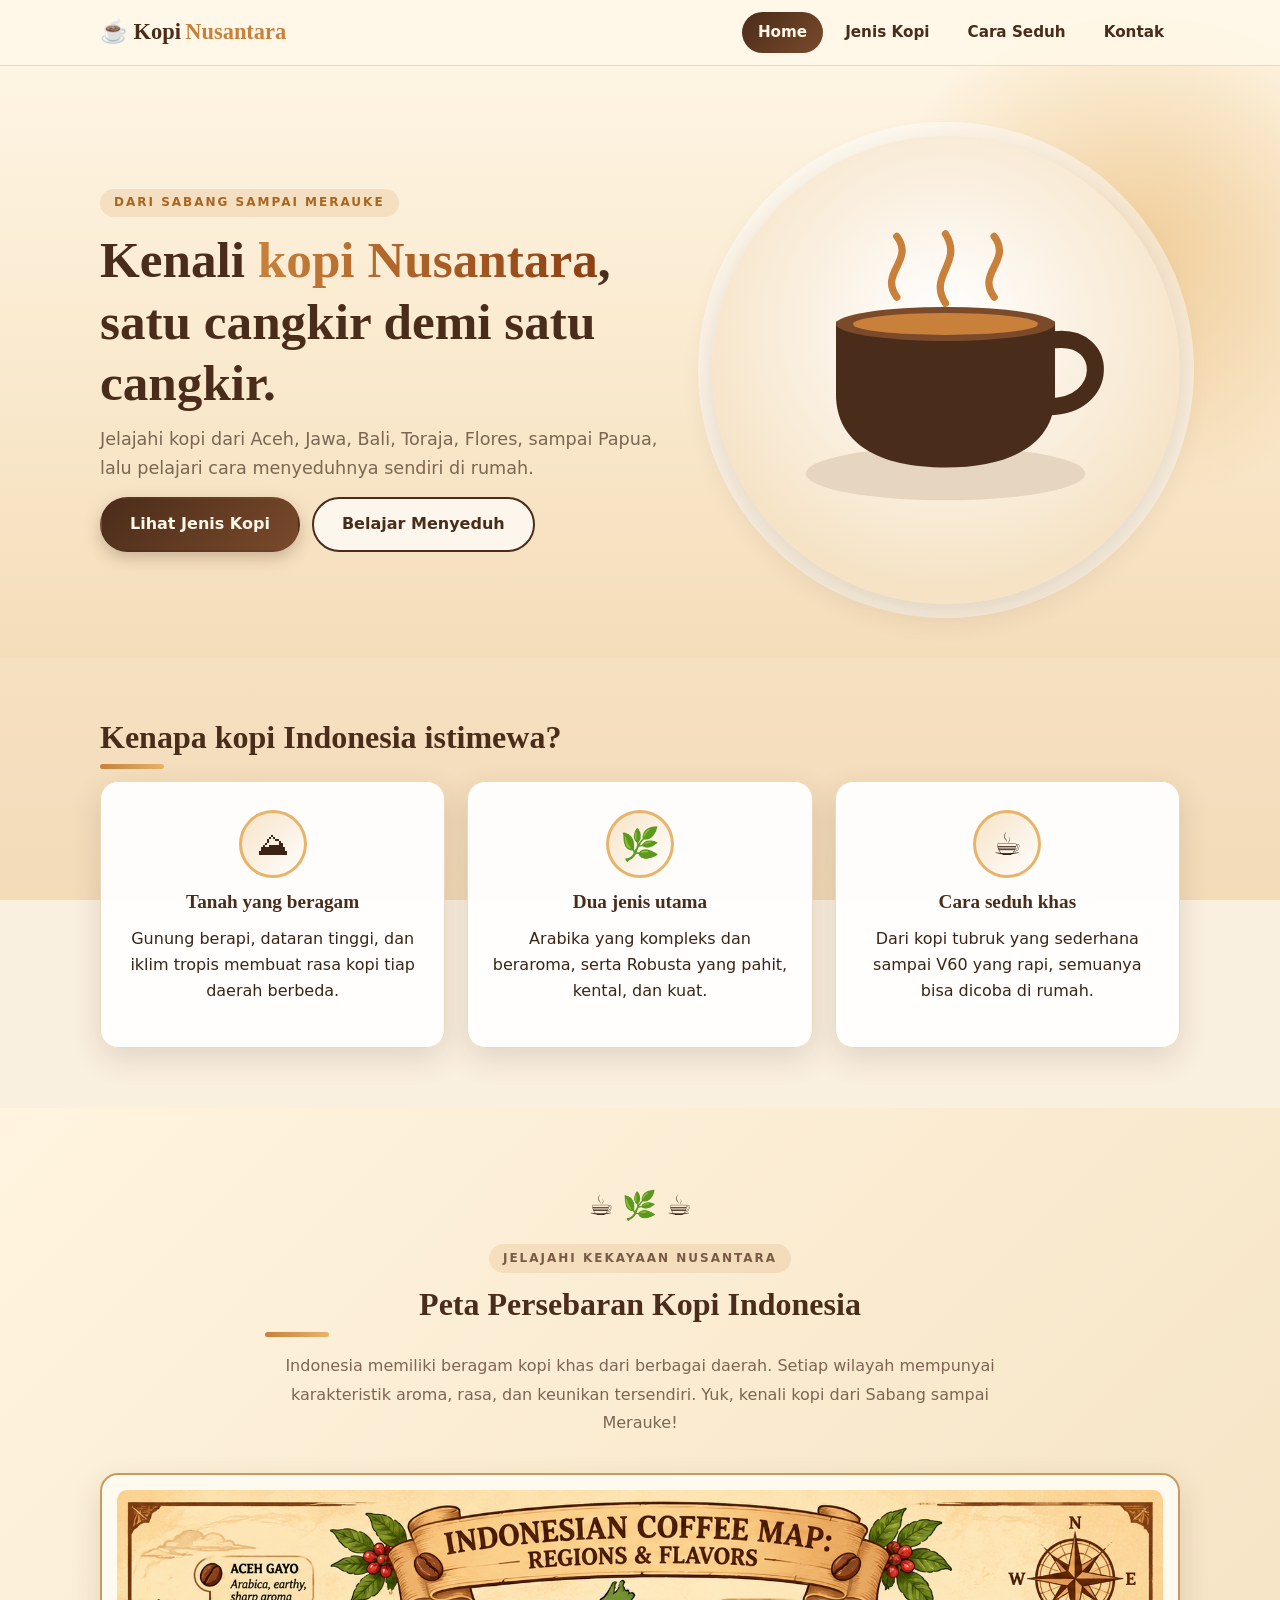
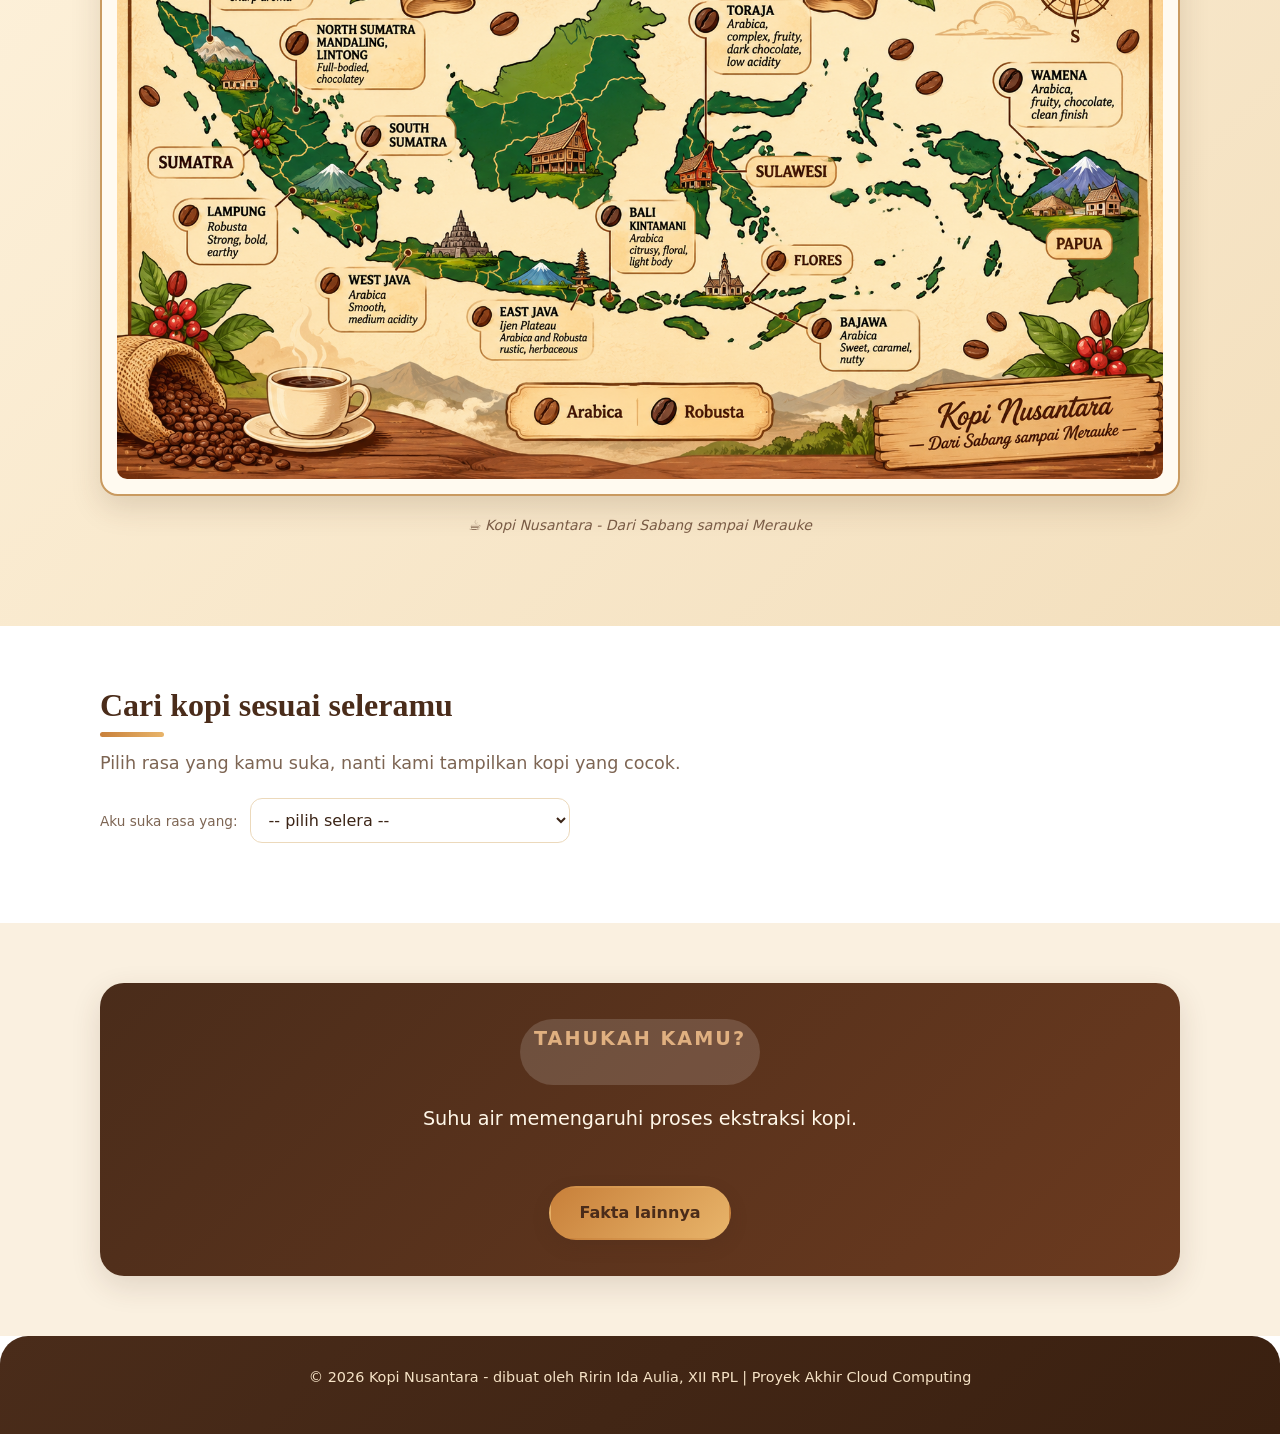
<file: index.html>
<!DOCTYPE html>
<html lang="id">
<head>
  <meta charset="UTF-8">
  <meta name="viewport" content="width=device-width, initial-scale=1.0">

  <meta name="description" content="Kopi Nusantara: kenali jenis kopi dari berbagai daerah Indonesia dan belajar cara menyeduhnya.">

  <title>Kopi Nusantara | Home</title>

  <link rel="stylesheet" href="style.css">

  <!-- STYLE TAMBAHAN PETA -->
  <style>
    .map-section {
      padding: 75px 0;
      background: linear-gradient(135deg, #fff4df, #f3dfbd);
    }

    .map-heading {
      text-align: center;
      max-width: 750px;
      margin: 0 auto 35px;
    }

    .map-heading h2 {
      font-size: 32px;
      color: #4a2c1a;
      margin-bottom: 15px;
    }

    .map-heading p {
      line-height: 1.8;
      color: #795b45;
    }

    .map-container {
      background: #fffaf0;
      padding: 15px;
      border: 2px solid #c99a60;
      border-radius: 18px;
      box-shadow: 0 12px 30px rgba(74, 44, 26, 0.15);
      overflow: hidden;
    }

    .map-container img {
      display: block;
      width: 100%;
      height: auto;
      object-fit: contain;
      border-radius: 10px;
    }

    .map-caption {
      text-align: center;
      margin-top: 18px;
      color: #795b45;
      font-size: 14px;
      font-style: italic;
    }

    .map-decoration {
      text-align: center;
      font-size: 28px;
      margin-bottom: 15px;
    }

    @media (max-width: 600px) {
      .map-heading h2 {
        font-size: 25px;
      }

      .map-container {
        padding: 8px;
      }
    }
  </style>
</head>

<body>

  <!-- NAVBAR -->
  <header class="site-header">
    <div class="container nav-wrap">

      <a class="brand" href="index.html">
        Kopi<span>Nusantara</span>
      </a>

      <button id="menu-btn"
        class="menu-btn"
        aria-label="Buka menu"
        aria-expanded="false">
        &#9776;
      </button>

      <nav id="nav" class="nav">
        <a href="index.html" class="active">Home</a>
        <a href="jenis.html">Jenis Kopi</a>
        <a href="seduh.html">Cara Seduh</a>
        <a href="kontak.html">Kontak</a>
      </nav>

    </div>
  </header>

  <main>

    <!-- HERO SECTION -->
    <section class="hero">
      <div class="container hero-grid">

        <div>
          <p class="eyebrow">
            Dari Sabang sampai Merauke
          </p>

          <h1>
            Kenali <span>kopi Nusantara</span>,
            satu cangkir demi satu cangkir.
          </h1>

          <p class="lead">
            Jelajahi kopi dari Aceh, Jawa, Bali, Toraja,
            Flores, sampai Papua, lalu pelajari cara
            menyeduhnya sendiri di rumah.
          </p>

          <div class="btn-row">
            <a class="btn" href="jenis.html">
              Lihat Jenis Kopi
            </a>

            <a class="btn light" href="seduh.html">
              Belajar Menyeduh
            </a>
          </div>
        </div>

        <!-- ILUSTRASI CANGKIR KOPI -->
        <div class="hero-art" aria-hidden="true">

          <svg viewBox="0 0 300 260"
            xmlns="http://www.w3.org/2000/svg">

            <g fill="none"
              stroke="#c8803a"
              stroke-width="6"
              stroke-linecap="round">

              <path class="steam"
                d="M110 70 C95 50 125 40 110 20"/>

              <path class="steam"
                d="M150 75 C135 52 165 42 150 18"/>

              <path class="steam"
                d="M190 70 C175 50 205 40 190 20"/>

            </g>

            <ellipse cx="150" cy="215"
              rx="115" ry="22"
              fill="#e6d6bf"/>

            <path
              d="M60 90 H240 V150 C240 190 205 210 150 210 C95 210 60 190 60 150 Z"
              fill="#4a2c1a"/>

            <path
              d="M240 105 C285 100 285 160 235 160"
              fill="none"
              stroke="#4a2c1a"
              stroke-width="14"
              stroke-linecap="round"/>

            <ellipse cx="150" cy="92"
              rx="90" ry="14"
              fill="#7a4a2b"/>

            <ellipse cx="150" cy="92"
              rx="76" ry="9"
              fill="#c8803a"/>

          </svg>
        </div>

      </div>
    </section>


    <!-- KEISTIMEWAAN KOPI INDONESIA -->
    <section class="section alt">
      <div class="container">

        <h2>Kenapa kopi Indonesia istimewa?</h2>

        <div class="grid cols-3">

          <div class="card feature">
            <div class="icon">&#9968;</div>

            <h3>Tanah yang beragam</h3>

            <p>
              Gunung berapi, dataran tinggi, dan iklim
              tropis membuat rasa kopi tiap daerah berbeda.
            </p>
          </div>

          <div class="card feature">
            <div class="icon">&#127807;</div>

            <h3>Dua jenis utama</h3>

            <p>
              Arabika yang kompleks dan beraroma,
              serta Robusta yang pahit, kental, dan kuat.
            </p>
          </div>

          <div class="card feature">
            <div class="icon">&#9749;</div>

            <h3>Cara seduh khas</h3>

            <p>
              Dari kopi tubruk yang sederhana sampai V60
              yang rapi, semuanya bisa dicoba di rumah.
            </p>
          </div>

        </div>
      </div>
    </section>


    <!-- PETA PERSEBARAN KOPI INDONESIA -->
    <section class="section map-section">

      <div class="container">

        <div class="map-heading">

          <div class="map-decoration">
            &#9749; &#127807; &#9749;
          </div>

          <p class="eyebrow">
            JELAJAHI KEKAYAAN NUSANTARA
          </p>

          <h2>Peta Persebaran Kopi Indonesia</h2>

          <p>
            Indonesia memiliki beragam kopi khas dari berbagai
            daerah. Setiap wilayah mempunyai karakteristik
            aroma, rasa, dan keunikan tersendiri.
            Yuk, kenali kopi dari Sabang sampai Merauke!
          </p>

        </div>

        <!-- GAMBAR PETA -->
        <div class="map-container">

          <img
            src="peta-kopi-nusantara.png"
            alt="Peta Persebaran Kopi Nusantara dari Sumatra, Jawa, Bali, Sulawesi, Flores hingga Papua"
            loading="lazy"
          >

        </div>

        <p class="map-caption">
          &#9749; Kopi Nusantara - Dari Sabang sampai Merauke
        </p>

      </div>
    </section>


    <!-- REKOMENDASI KOPI -->
    <section class="section">

      <div class="container">

        <h2>Cari kopi sesuai seleramu</h2>

        <p class="lead">
          Pilih rasa yang kamu suka, nanti kami tampilkan
          kopi yang cocok.
        </p>

        <div class="picker">

          <label for="selera" class="hint">
            Aku suka rasa yang:
          </label>

          <select id="selera">

            <option value="">
              -- pilih selera --
            </option>

            <option value="manis">
              Manis dan lembut
            </option>

            <option value="segar">
              Segar dan sedikit asam
            </option>

            <option value="kuat">
              Kuat, pekat, dan pahit
            </option>

          </select>

        </div>

        <div
          id="rekom"
          class="grid cols-auto"
          aria-live="polite">
        </div>

      </div>
    </section>


    <!-- FAKTA KOPI -->
    <section class="section alt">

      <div class="container">

        <div class="fact-box">

          <p class="eyebrow" style="color:#e0b080">
            Tahukah kamu?
          </p>

          <p id="fact-text"></p>

          <button
            id="fact-btn"
            class="btn"
            type="button">
            Fakta lainnya
          </button>

        </div>

      </div>
    </section>

  </main>


  <!-- FOOTER -->
  <footer class="site-footer">

    <p>
      &copy; 2026 Kopi Nusantara -
      dibuat oleh Ririn Ida Aulia,
      XII RPL | Proyek Akhir Cloud Computing
    </p>

  </footer>


  <!-- JAVASCRIPT -->
  <script src="script.js"></script>

</body>
</html>
</file>
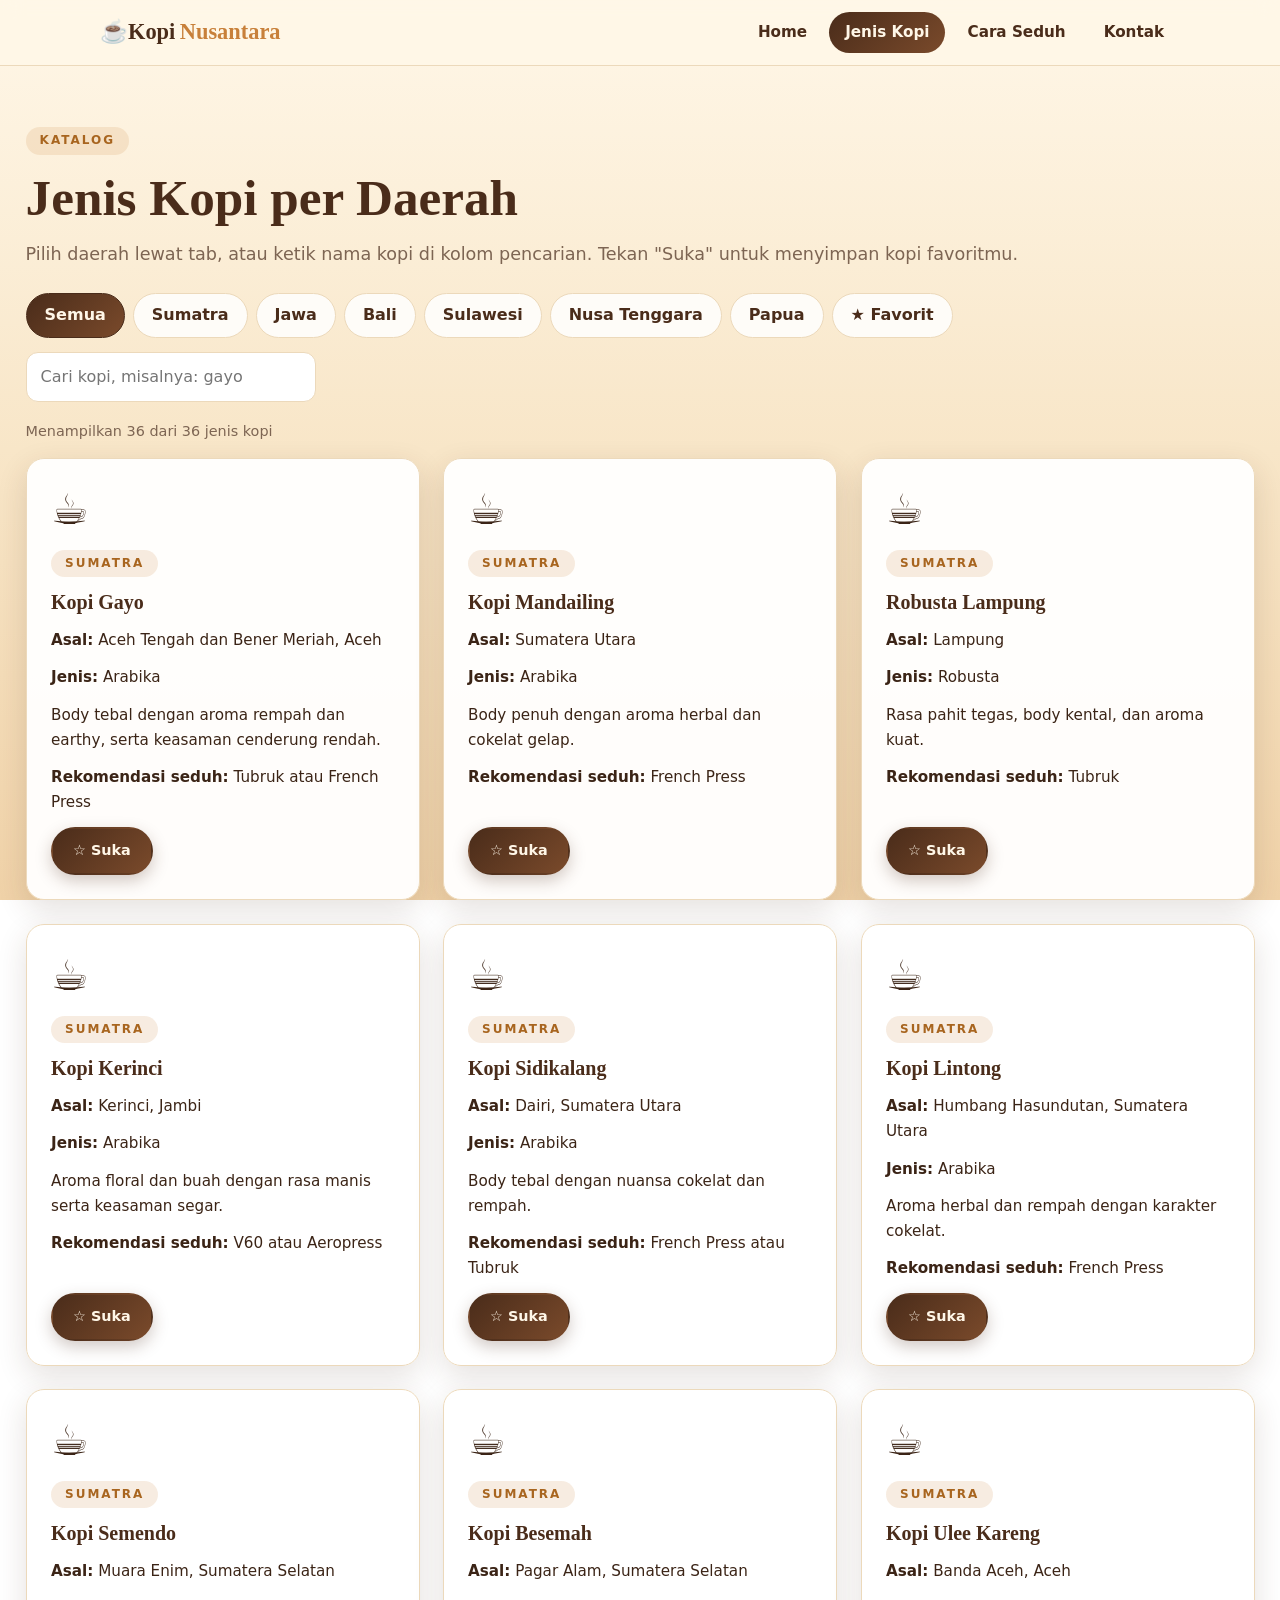
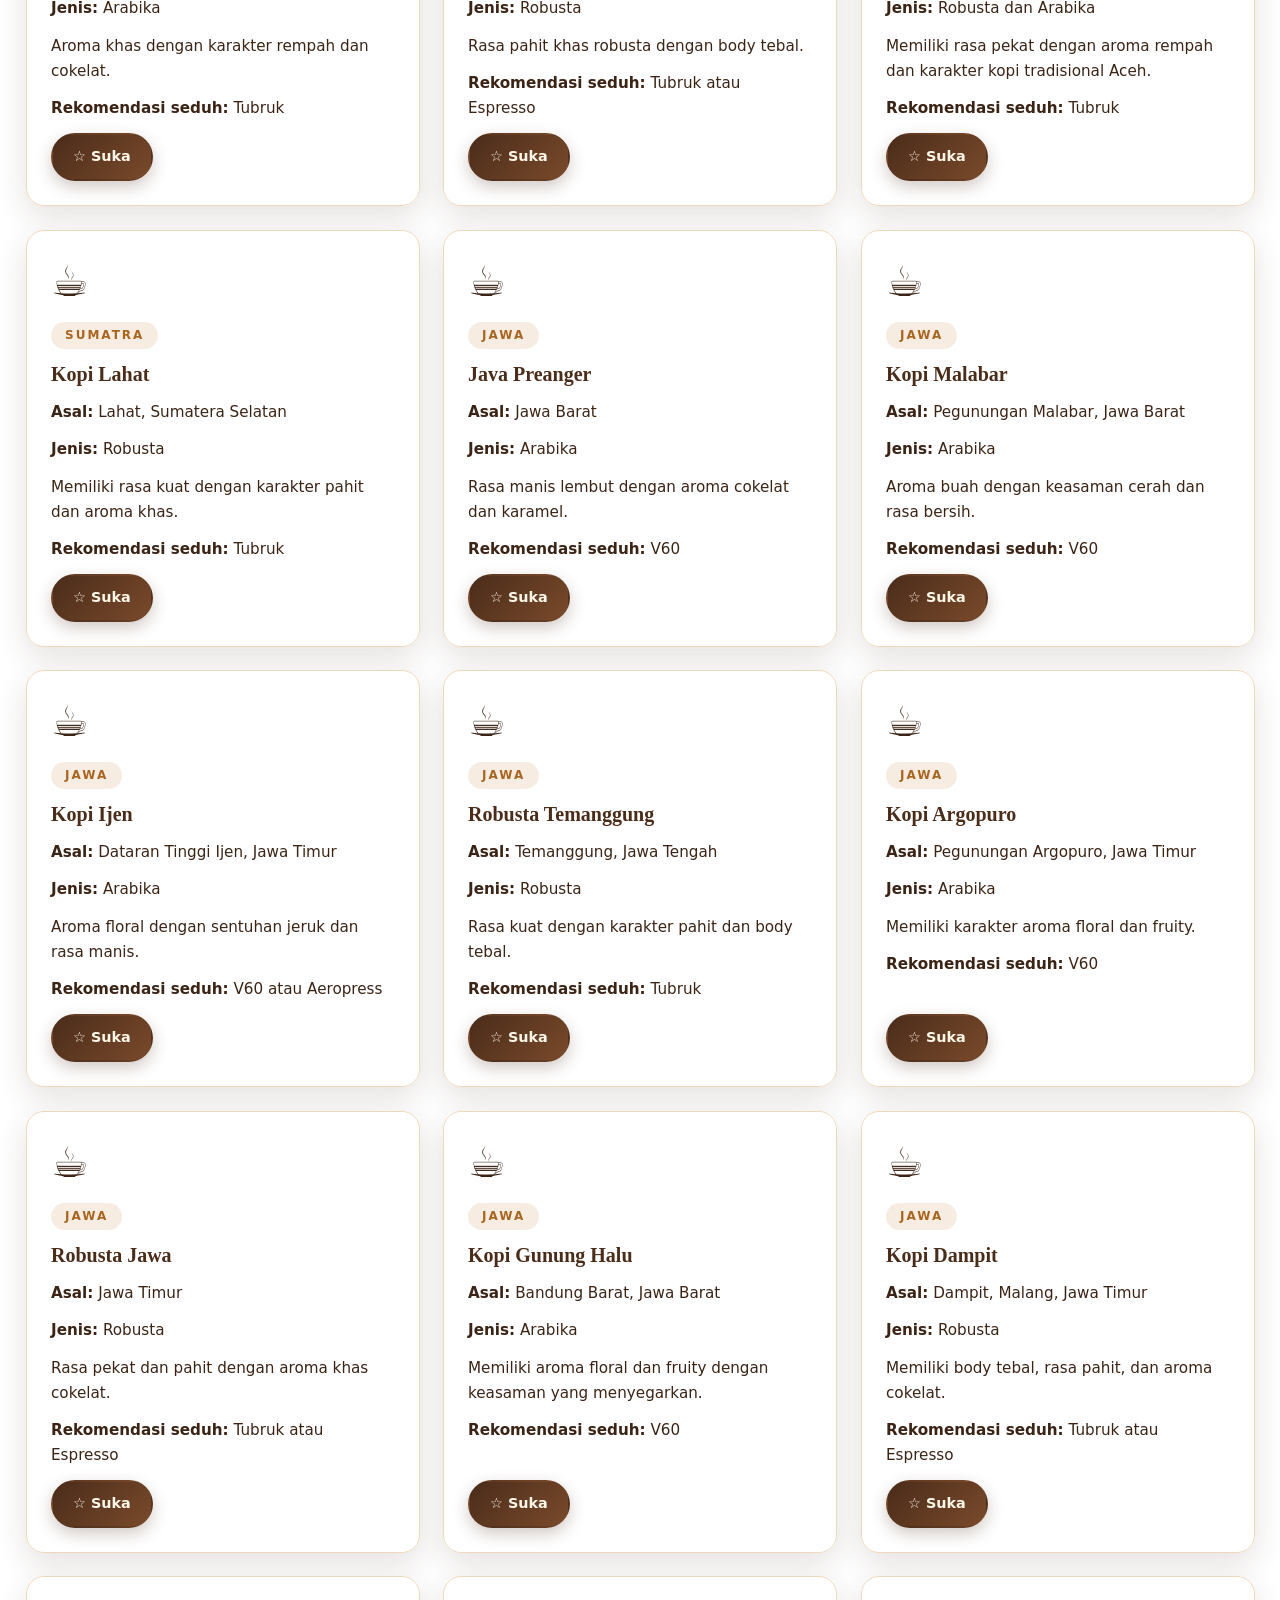
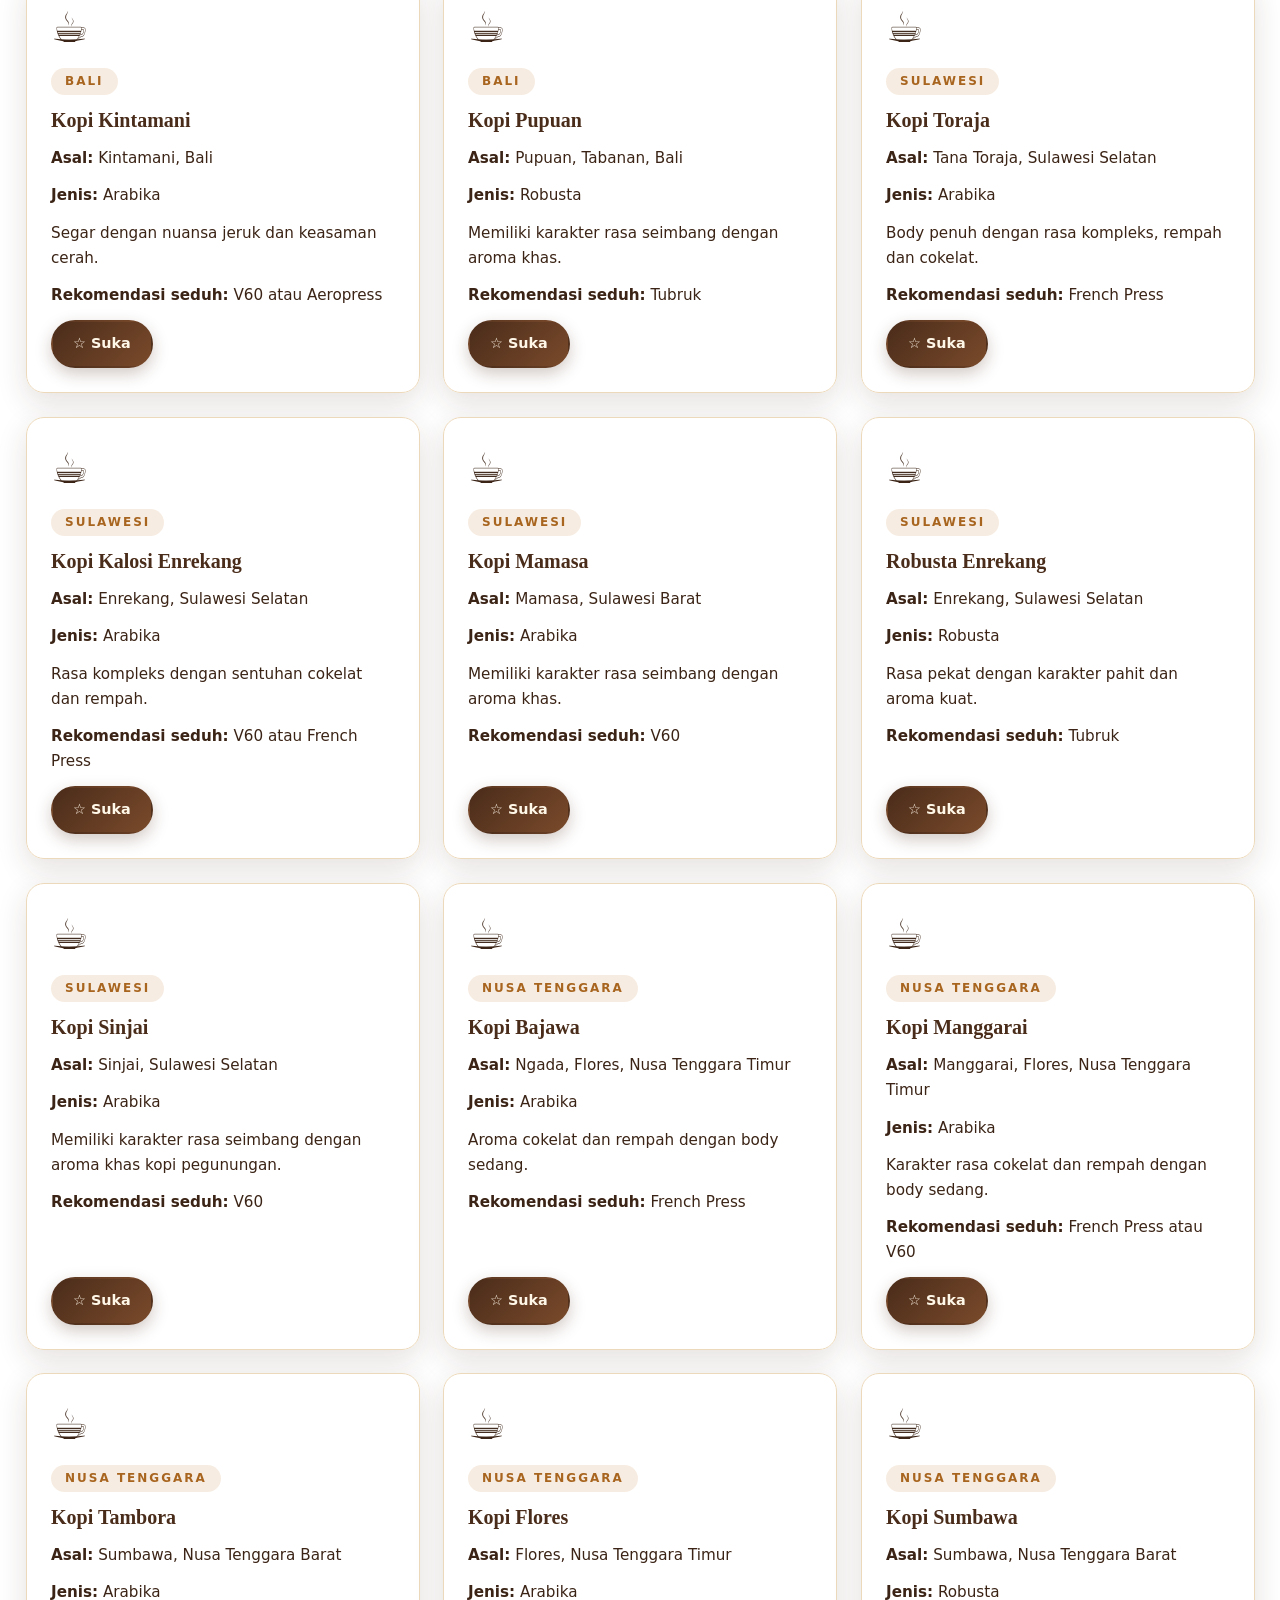
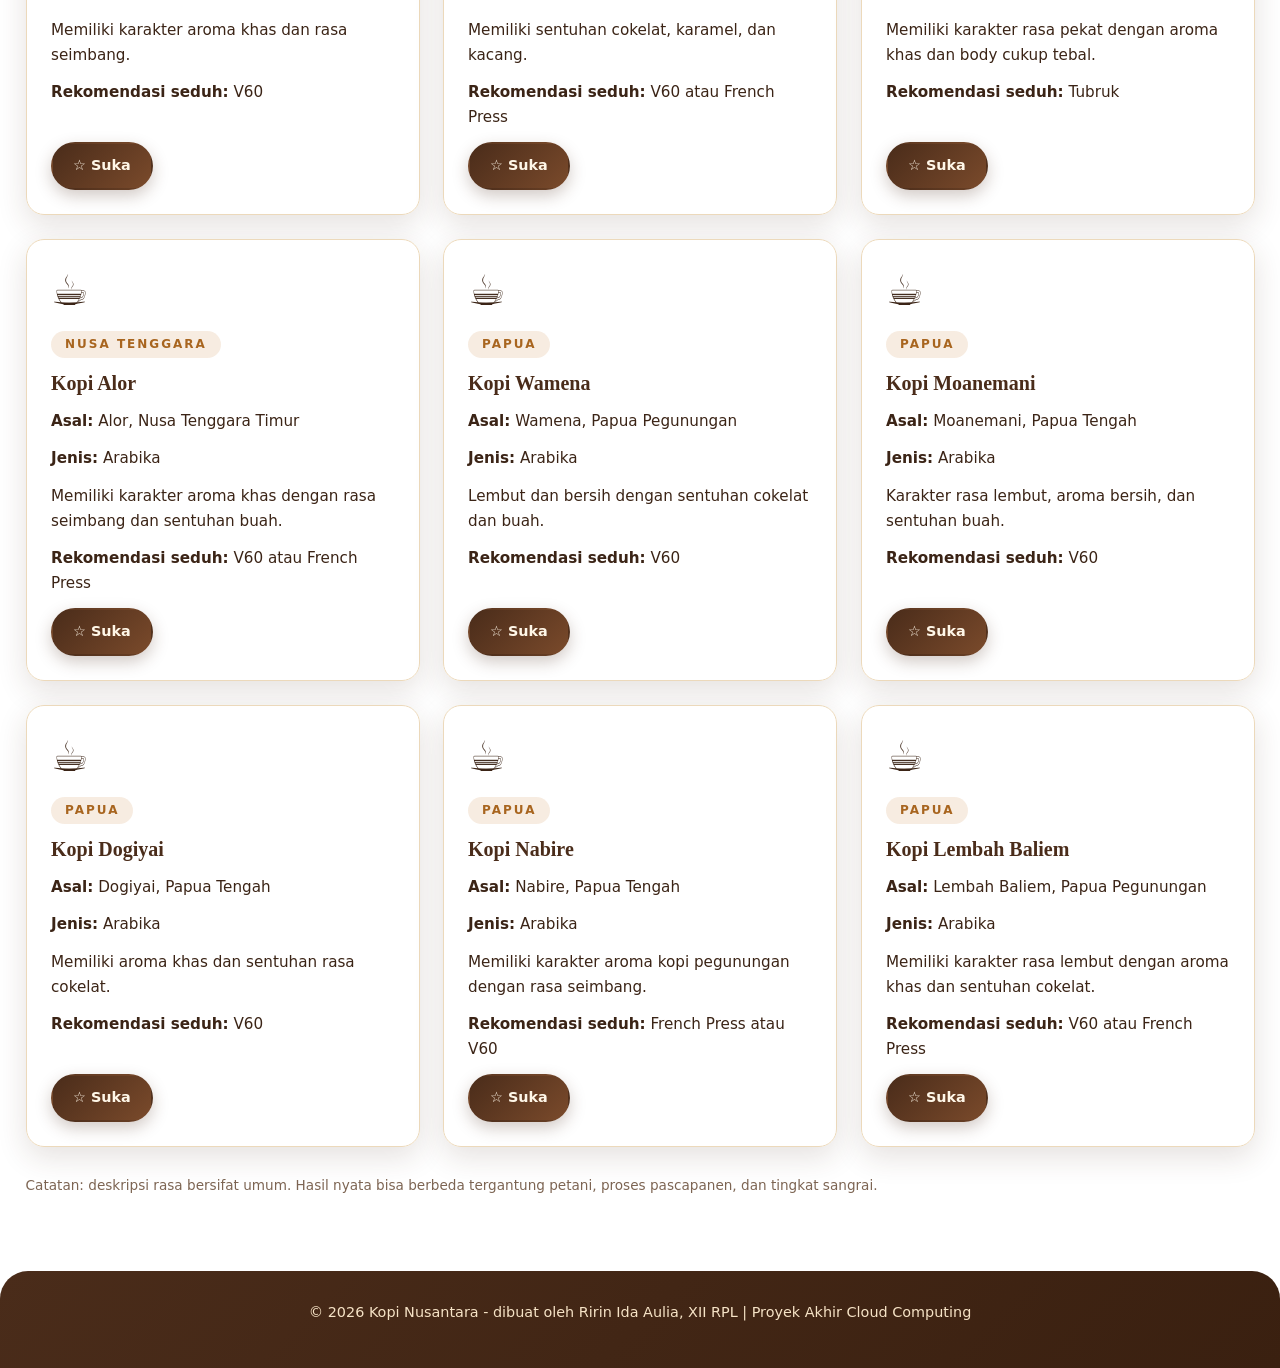
<file: jenis.html>
<!DOCTYPE html>
<html lang="id">
<head>
  <meta charset="UTF-8">
  <meta name="viewport" content="width=device-width, initial-scale=1.0">
  <meta name="description" content="Daftar jenis kopi Nusantara berdasarkan daerah asalnya.">
  <title>Kopi Nusantara | Jenis Kopi</title>
  <link rel="stylesheet" href="style.css">
</head>
<body>
  <header class="site-header">
    <div class="container nav-wrap">
      <a class="brand" href="index.html">Kopi<span>Nusantara</span></a>
      <button id="menu-btn" class="menu-btn" aria-label="Buka menu" aria-expanded="false">&#9776;</button>
      <nav id="nav" class="nav">
        <a href="index.html">Home</a>
        <a href="jenis.html" class="active">Jenis Kopi</a>
        <a href="seduh.html">Cara Seduh</a>
        <a href="kontak.html">Kontak</a>
      </nav>
    </div>
  </header>

  <main class="section">
    <div class="container">
      <p class="eyebrow">Katalog</p>
      <h1>Jenis Kopi per Daerah</h1>
      <p class="lead">
        Pilih daerah lewat tab, atau ketik nama kopi di kolom pencarian.
        Tekan "Suka" untuk menyimpan kopi favoritmu.
      </p>

      <div class="toolbar">
        <div id="tabs" class="tabs" role="group" aria-label="Filter daerah">
          <button type="button" class="active" data-daerah="Semua">Semua</button>
          <button type="button" data-daerah="Sumatra">Sumatra</button>
          <button type="button" data-daerah="Jawa">Jawa</button>
          <button type="button" data-daerah="Bali">Bali</button>
          <button type="button" data-daerah="Sulawesi">Sulawesi</button>
          <button type="button" data-daerah="Nusa Tenggara">Nusa Tenggara</button>
          <button type="button" data-daerah="Papua">Papua</button>
          <button type="button" data-daerah="Favorit">&#9733; Favorit</button>
        </div>

        <input
          id="search"
          class="search"
          type="text"
          placeholder="Cari kopi, misalnya: gayo"
          aria-label="Cari kopi">
      </div>

      <p id="count" class="count" aria-live="polite"></p>

      <div id="grid" class="grid cols-auto"></div>

      <p class="hint" style="margin-top:28px">
        Catatan: deskripsi rasa bersifat umum. Hasil nyata bisa berbeda
        tergantung petani, proses pascapanen, dan tingkat sangrai.
      </p>
    </div>
  </main>

  <footer class="site-footer">
    <p>&copy; 2026 Kopi Nusantara - dibuat oleh Ririn Ida Aulia, XII RPL | Proyek Akhir Cloud Computing</p>
  </footer>

  <script src="script.js"></script>
</body>
</html>
</file>
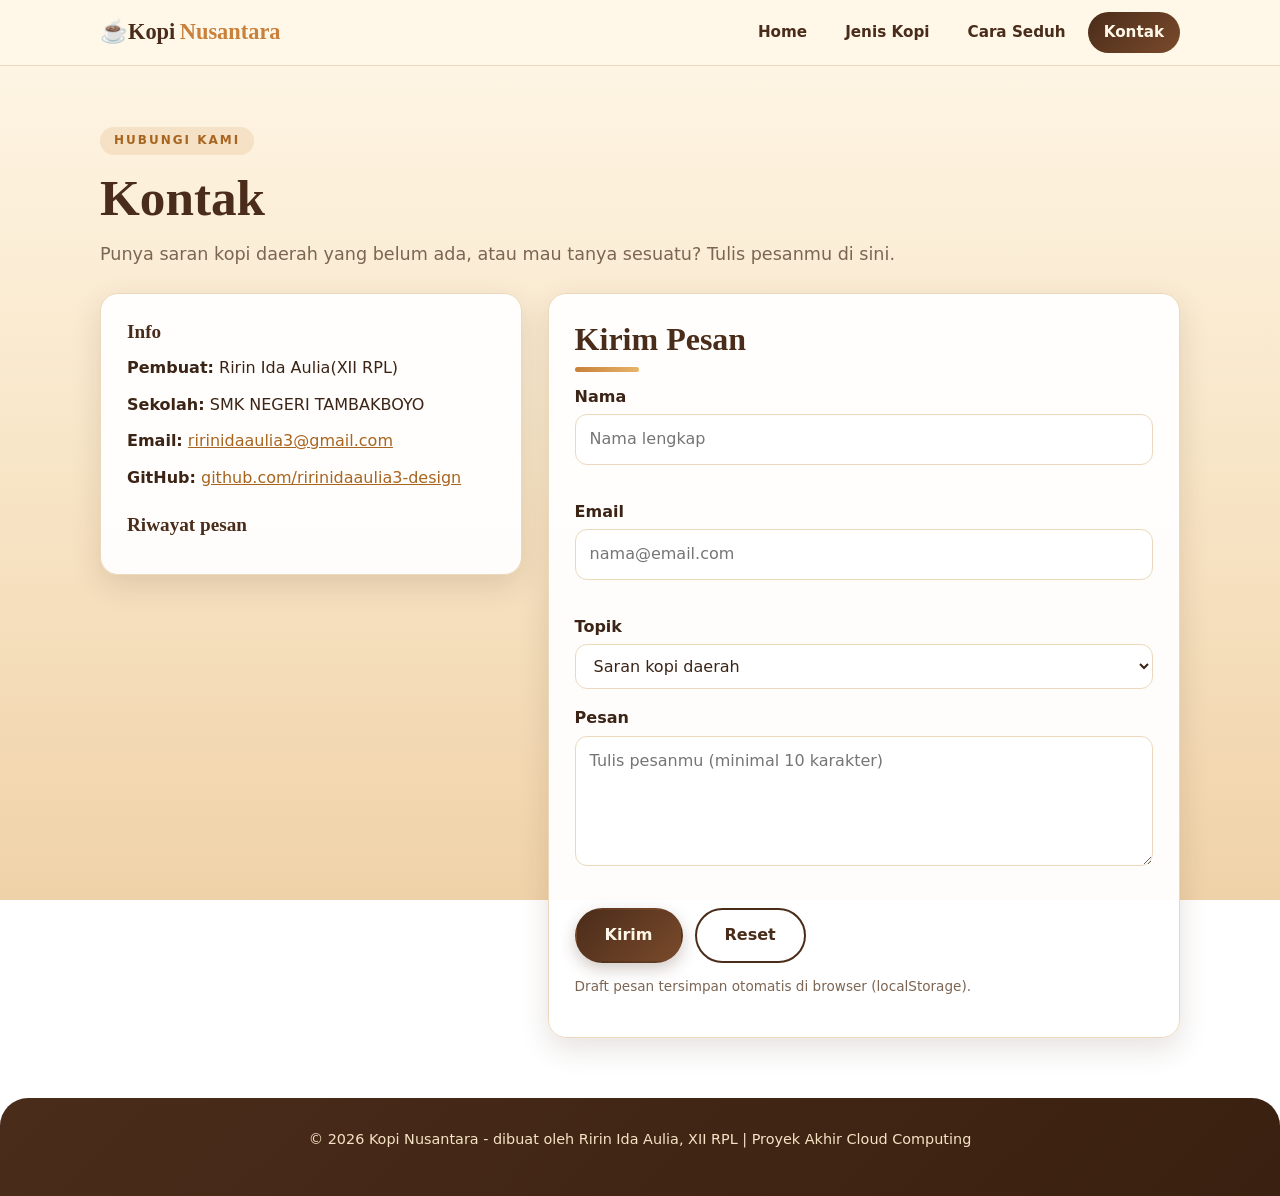
<file: kontak.html>
<!DOCTYPE html>
<html lang="id">
<head>
  <meta charset="UTF-8">
  <meta name="viewport" content="width=device-width, initial-scale=1.0">
  <meta name="description" content="Hubungi tim Kopi Nusantara.">
  <title>Kopi Nusantara | Kontak</title>
  <link rel="stylesheet" href="style.css">
</head>
<body>
  <header class="site-header">
    <div class="container nav-wrap">
      <a class="brand" href="index.html">Kopi<span>Nusantara</span></a>
      <button id="menu-btn" class="menu-btn" aria-label="Buka menu" aria-expanded="false">&#9776;</button>
      <nav id="nav" class="nav">
        <a href="index.html">Home</a>
        <a href="jenis.html">Jenis Kopi</a>
        <a href="seduh.html">Cara Seduh</a>
        <a href="kontak.html" class="active">Kontak</a>
      </nav>
    </div>
  </header>

  <main class="section">
    <div class="container">
      <p class="eyebrow">Hubungi kami</p>
      <h1>Kontak</h1>
      <p class="lead">Punya saran kopi daerah yang belum ada, atau mau tanya sesuatu? Tulis pesanmu di sini.</p>

      <div class="contact-grid">
        <aside class="panel">
          <h3>Info</h3>
          <ul class="info-list">
            <li><strong>Pembuat:</strong> Ririn Ida Aulia(XII RPL)</li>
            <li><strong>Sekolah:</strong> SMK NEGERI TAMBAKBOYO</li>
            <li><strong>Email:</strong> <a href="mailto:emailkamu@example.com">ririnidaaulia3@gmail.com</a></li>
            <li><strong>GitHub:</strong> <a href="https://github.com/usernamekamu" target="_blank" rel="noopener">github.com/ririnidaaulia3-design</a></li>
          </ul>
          <h3 style="margin-top:22px">Riwayat pesan</h3>
          <div id="sent-list"></div>
        </aside>

        <section class="panel">
          <h2>Kirim Pesan</h2>
          <form id="contact-form" novalidate>
            <div class="form-row">
              <label for="c-name">Nama</label>
              <input id="c-name" type="text" placeholder="Nama lengkap">
              <span id="err-name" class="error"></span>
            </div>
            <div class="form-row">
              <label for="c-email">Email</label>
              <input id="c-email" type="email" placeholder="nama@email.com">
              <span id="err-email" class="error"></span>
            </div>
            <div class="form-row">
              <label for="c-topic">Topik</label>
              <select id="c-topic">
                <option>Saran kopi daerah</option>
                <option>Pertanyaan cara seduh</option>
                <option>Lainnya</option>
              </select>
            </div>
            <div class="form-row">
              <label for="c-msg">Pesan</label>
              <textarea id="c-msg" placeholder="Tulis pesanmu (minimal 10 karakter)"></textarea>
              <span id="err-msg" class="error"></span>
            </div>
            <div class="btn-row">
              <button type="submit" class="btn">Kirim</button>
              <button type="reset" class="btn light">Reset</button>
            </div>
            <p class="hint" style="margin-top:12px">Draft pesan tersimpan otomatis di browser (localStorage).</p>
          </form>
        </section>
      </div>
    </div>
  </main>

  <footer class="site-footer">
    <p>&copy; 2026 Kopi Nusantara - dibuat oleh Ririn Ida Aulia, XII RPL | Proyek Akhir Cloud Computing</p>
  </footer>
  <script src="script.js"></script>
</body>
</html>
</file>
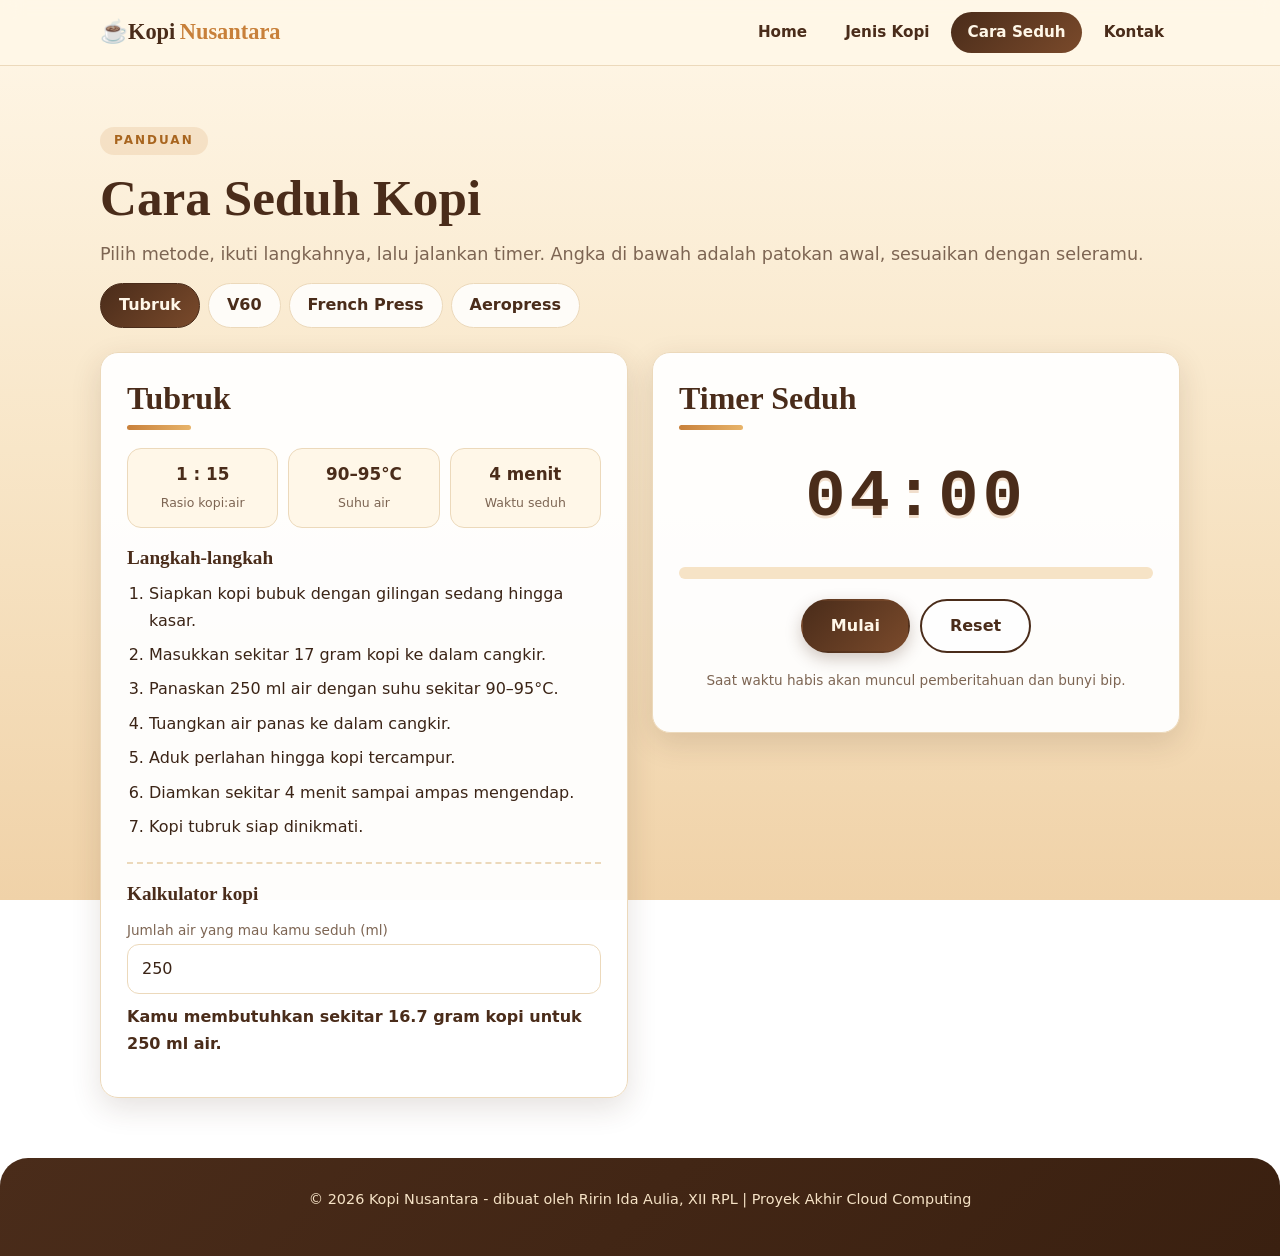
<file: seduh.html>
<!DOCTYPE html>
<html lang="id">
<head>
  <meta charset="UTF-8">
  <meta name="viewport" content="width=device-width, initial-scale=1.0">
  <meta name="description" content="Panduan seduh kopi dengan timer dan kalkulator rasio.">
  <title>Kopi Nusantara | Cara Seduh</title>
  <link rel="stylesheet" href="style.css">
</head>
<body>
  <header class="site-header">
    <div class="container nav-wrap">
      <a class="brand" href="index.html">Kopi<span>Nusantara</span></a>
      <button id="menu-btn" class="menu-btn" aria-label="Buka menu" aria-expanded="false">&#9776;</button>
      <nav id="nav" class="nav">
        <a href="index.html">Home</a>
        <a href="jenis.html">Jenis Kopi</a>
        <a href="seduh.html" class="active">Cara Seduh</a>
        <a href="kontak.html">Kontak</a>
      </nav>
    </div>
  </header>

  <main class="section">
    <div class="container">
      <p class="eyebrow">Panduan</p>
      <h1>Cara Seduh Kopi</h1>
      <p class="lead">Pilih metode, ikuti langkahnya, lalu jalankan timer. Angka di bawah adalah patokan awal, sesuaikan dengan seleramu.</p>

      <div id="metode-tabs" class="tabs" role="group" aria-label="Pilih metode seduh" style="margin-bottom:24px">
        <button type="button" class="active" data-metode="tubruk">Tubruk</button>
        <button type="button" data-metode="v60">V60</button>
        <button type="button" data-metode="french">French Press</button>
        <button type="button" data-metode="aeropress">Aeropress</button>
      </div>

      <div class="brew-grid">
        <section class="panel">
          <h2 id="info-nama">Tubruk</h2>
          <div class="stats">
            <div class="stat"><b id="info-rasio">-</b><span>Rasio kopi:air</span></div>
            <div class="stat"><b id="info-suhu">-</b><span>Suhu air</span></div>
            <div class="stat"><b id="info-waktu">-</b><span>Waktu seduh</span></div>
          </div>
          <h3>Langkah-langkah</h3>
          <ol id="langkah" class="steps"></ol>

          <div class="calc">
            <h3>Kalkulator kopi</h3>
            <label for="air-ml" class="hint">Jumlah air yang mau kamu seduh (ml)</label>
            <input id="air-ml" type="number" min="1" step="10" value="250">
            <p id="hasil-gram" class="calc-result" aria-live="polite"></p>
          </div>
        </section>

        <section class="panel">
          <h2>Timer Seduh</h2>
          <div id="timer-display" class="timer-face" aria-live="off">00:00</div>
          <div class="progress" aria-hidden="true"><span id="timer-bar"></span></div>
          <div class="timer-btns">
            <button id="t-start" type="button" class="btn">Mulai</button>
            <button id="t-reset" type="button" class="btn light">Reset</button>
          </div>
          <p class="hint" style="margin-top:16px;text-align:center">Saat waktu habis akan muncul pemberitahuan dan bunyi bip.</p>
        </section>
      </div>
    </div>
  </main>

  <footer class="site-footer">
    <p>&copy; 2026 Kopi Nusantara - dibuat oleh Ririn Ida Aulia, XII RPL | Proyek Akhir Cloud Computing</p>
  </footer>
  <script src="script.js"></script>
</body>
</html>
</file>
<file: style.css>
/* =====================================================
   KOPI NUSANTARA - STYLE.CSS LENGKAP
   Tema: Cream, Brown, Caramel
   Katalog: 3 KOLOM DI LAPTOP, TABLET, DAN HP
   ===================================================== */

:root {
  --cream: #fff7e8;
  --cream-2: #f6e3c6;
  --card: rgba(255, 255, 255, 0.95);
  --brown: #4a2c1a;
  --brown-2: #7a4a2b;
  --caramel: #c8803a;
  --caramel-dark: #a8651f;
  --gold: #e8b46a;
  --text: #3b2416;
  --muted: #7d6553;
  --border: #ecd9bb;
  --danger: #b3321f;
  --radius: 18px;
  --shadow: 0 10px 30px rgba(74, 44, 26, 0.14);
  --shadow-hover: 0 16px 38px rgba(200, 128, 58, 0.35);
}

/* RESET */

* {
  box-sizing: border-box;
}

html {
  scroll-behavior: smooth;
}

body {
  margin: 0;
  background: linear-gradient(
    180deg,
    #fff7e8 0%,
    #f8e6c8 50%,
    #f0d2a8 100%
  ) fixed;
  color: var(--text);
  font-family: "Segoe UI", system-ui, -apple-system, Roboto, Arial, sans-serif;
  line-height: 1.65;
  font-size: 16px;
  overflow-x: hidden;
}

h1, h2, h3 {
  font-family: Georgia, "Times New Roman", serif;
  color: var(--brown);
  line-height: 1.2;
  margin: 0 0 12px;
}

h1 {
  font-size: clamp(2.1rem, 5vw, 3.2rem);
}

h2 {
  font-size: clamp(1.5rem, 3.5vw, 2rem);
}

h3 {
  font-size: 1.2rem;
}

p {
  margin: 0 0 14px;
}

a {
  color: var(--caramel-dark);
}

img {
  max-width: 100%;
}

.container {
  width: min(1080px, 100% - 32px);
  margin: 0 auto;
}

.section {
  padding: 60px 0;
}

.section.alt {
  background: rgba(246, 227, 198, 0.55);
}

.section h2::after {
  content: "";
  display: block;
  width: 64px;
  height: 5px;
  border-radius: 5px;
  background: linear-gradient(90deg, var(--caramel), var(--gold));
  margin-top: 8px;
}

.lead {
  font-size: 1.1rem;
  color: var(--muted);
}

.eyebrow {
  display: inline-block;
  background: rgba(200, 128, 58, 0.15);
  color: var(--caramel-dark);
  padding: 4px 14px;
  border-radius: 999px;
  text-transform: uppercase;
  letter-spacing: 2px;
  font-size: 0.75rem;
  font-weight: 700;
  margin-bottom: 12px;
}

main,
.site-footer {
  position: relative;
  z-index: 1;
}

/* EMOJI BERTERBANGAN */

.emoji-layer {
  position: fixed;
  inset: 0;
  overflow: hidden;
  pointer-events: none;
  z-index: 0;
}

.emoji-layer span {
  position: absolute;
  bottom: -70px;
  opacity: 0;
  user-select: none;
  animation: floatUp linear infinite;
  filter: drop-shadow(0 4px 6px rgba(74, 44, 26, 0.25));
}

@keyframes floatUp {
  0% {
    transform: translate(0, 0) rotate(0deg);
    opacity: 0;
  }

  10%, 90% {
    opacity: 0.6;
  }

  100% {
    transform: translate(var(--dx, 40px), -115vh) rotate(var(--rot, 300deg));
    opacity: 0;
  }
}

/* LEDAKAN EMOJI */

.burst {
  position: fixed;
  z-index: 60;
  pointer-events: none;
  font-size: 1.6rem;
  animation: burst 0.9s ease-out forwards;
}

@keyframes burst {
  from {
    transform: translate(0, 0) scale(0.5);
    opacity: 1;
  }

  to {
    transform: translate(var(--bx), var(--by)) scale(1.4) rotate(200deg);
    opacity: 0;
  }
}

/* NAVBAR */

.site-header {
  position: sticky;
  top: 0;
  z-index: 30;
  background: rgba(255, 247, 232, 0.88);
  backdrop-filter: blur(10px);
  border-bottom: 1px solid var(--border);
}

.nav-wrap {
  display: flex;
  align-items: center;
  justify-content: space-between;
  padding: 12px 0;
}

.brand {
  font-family: Georgia, serif;
  font-size: 1.4rem;
  font-weight: 700;
  color: var(--brown);
  text-decoration: none;
}

.brand::before {
  content: "\2615 ";
}

.brand span {
  color: var(--caramel);
  margin-left: 0.2em;
}

.nav {
  display: flex;
  gap: 6px;
}

.nav a {
  color: var(--brown);
  text-decoration: none;
  padding: 8px 16px;
  border-radius: 999px;
  font-weight: 600;
  font-size: 0.95rem;
  transition: background 0.2s, transform 0.2s;
}

.nav a:hover {
  background: var(--cream-2);
  transform: translateY(-1px);
}

.nav a.active {
  background: linear-gradient(135deg, var(--brown), var(--brown-2));
  color: var(--cream);
}

.menu-btn {
  display: none;
  background: none;
  border: 1px solid var(--border);
  border-radius: 10px;
  font-size: 1.3rem;
  padding: 4px 12px;
  color: var(--brown);
  cursor: pointer;
}

/* TOMBOL */

.btn {
  display: inline-block;
  background: linear-gradient(135deg, var(--brown), var(--brown-2));
  color: var(--cream);
  border: 2px solid transparent;
  border-radius: 999px;
  padding: 12px 28px;
  font: inherit;
  font-weight: 700;
  cursor: pointer;
  text-decoration: none;
  box-shadow: 0 6px 16px rgba(74, 44, 26, 0.25);
  transition: transform 0.2s, box-shadow 0.2s;
}

.btn:hover {
  transform: translateY(-3px) scale(1.03);
  box-shadow: var(--shadow-hover);
}

.btn:active {
  transform: scale(0.97);
}

.btn.light {
  background: rgba(255, 255, 255, 0.7);
  color: var(--brown);
  border-color: var(--brown);
  box-shadow: none;
}

.btn.light:hover {
  background: var(--brown);
  color: var(--cream);
}

.btn-row {
  display: flex;
  flex-wrap: wrap;
  gap: 12px;
}

/* HERO */

.hero {
  padding: 70px 0 54px;
  position: relative;
}

.hero::before {
  content: "";
  position: absolute;
  top: -80px;
  right: -120px;
  width: 520px;
  height: 520px;
  border-radius: 50%;
  background: radial-gradient(circle, rgba(232, 180, 106, 0.55), transparent 70%);
  z-index: -1;
}

.hero-grid {
  display: grid;
  grid-template-columns: 1.1fr 0.9fr;
  gap: 40px;
  align-items: center;
}

.hero h1 span {
  background: linear-gradient(90deg, #c8803a, #8c3f12);
  -webkit-background-clip: text;
  background-clip: text;
  color: transparent;
}

.hero-art {
  background: radial-gradient(circle at 50% 40%, #fff 0%, var(--cream-2) 72%);
  border-radius: 50%;
  aspect-ratio: 1;
  display: grid;
  place-items: center;
  box-shadow: var(--shadow), 0 0 0 14px rgba(255, 255, 255, 0.5);
  animation: bob 6s ease-in-out infinite;
}

.hero-art svg {
  width: 78%;
  height: auto;
}

@keyframes bob {
  0%, 100% {
    transform: translateY(0);
  }

  50% {
    transform: translateY(-14px);
  }
}

.steam {
  animation: steam 3s ease-in-out infinite;
}

.steam:nth-child(2) {
  animation-delay: 0.6s;
}

.steam:nth-child(3) {
  animation-delay: 1.2s;
}

@keyframes steam {
  0% {
    opacity: 0;
    transform: translateY(8px);
  }

  50% {
    opacity: 0.85;
  }

  100% {
    opacity: 0;
    transform: translateY(-14px);
  }
}

/* GRID DAN KARTU UMUM */

.grid {
  display: grid;
  gap: 22px;
}

.grid.cols-3 {
  grid-template-columns: repeat(3, 1fr);
}

.grid.cols-auto {
  grid-template-columns: repeat(auto-fill, minmax(255px, 1fr));
}

.card {
  background: var(--card);
  border: 1px solid var(--border);
  border-radius: var(--radius);
  box-shadow: var(--shadow);
  overflow: hidden;
  transition: transform 0.25s, box-shadow 0.25s;
}

.card:hover {
  transform: translateY(-6px);
  box-shadow: var(--shadow-hover);
}

#grid .card,
#rekom .card {
  animation: pop 0.45s ease both;
}

@keyframes pop {
  from {
    opacity: 0;
    transform: translateY(18px) scale(0.96);
  }

  to {
    opacity: 1;
    transform: none;
  }
}

.card-body {
  padding: 18px 20px 20px;
}

.feature {
  padding: 28px 22px;
  text-align: center;
}

.feature .icon {
  width: 68px;
  height: 68px;
  margin: 0 auto 12px;
  display: grid;
  place-items: center;
  font-size: 2rem;
  border-radius: 50%;
  background: linear-gradient(135deg, var(--cream-2), #fff);
  box-shadow: inset 0 0 0 3px var(--gold);
}

.foto {
  position: relative;
  height: 170px;
  display: flex;
  align-items: flex-end;
  justify-content: flex-end;
  padding: 12px;
  background-image:
    var(--img, none),
    radial-gradient(circle at 20% 30%, rgba(255, 255, 255, 0.28) 0 8%, transparent 9%),
    radial-gradient(circle at 78% 62%, rgba(255, 255, 255, 0.2) 0 14%, transparent 15%),
    linear-gradient(135deg, var(--c1, #7a4a2b), var(--c2, #c8803a));
  background-size: cover;
  background-position: center;
}

.sticker {
  width: 52px;
  height: 52px;
  display: grid;
  place-items: center;
  font-size: 1.7rem;
  background: rgba(255, 255, 255, 0.92);
  border-radius: 50%;
  box-shadow: 0 4px 10px rgba(0, 0, 0, 0.25);
}

.badge {
  display: inline-block;
  font-size: 0.72rem;
  font-weight: 700;
  letter-spacing: 1px;
  text-transform: uppercase;
  background: var(--cream-2);
  color: var(--brown-2);
  padding: 3px 11px;
  border-radius: 999px;
  margin-right: 6px;
}

.card .meta {
  margin-bottom: 8px;
}

.card-foot {
  display: flex;
  justify-content: space-between;
  align-items: center;
  margin-top: 12px;
  gap: 8px;
  flex-wrap: wrap;
}

.fav-btn {
  background: #fff;
  border: 1px solid var(--border);
  border-radius: 999px;
  padding: 5px 16px;
  font: inherit;
  font-size: 0.85rem;
  font-weight: 600;
  cursor: pointer;
  color: var(--brown);
  transition: transform 0.2s;
}

.fav-btn:hover {
  transform: scale(1.08);
}

.fav-btn.on {
  background: linear-gradient(135deg, var(--caramel), var(--caramel-dark));
  border-color: var(--caramel);
  color: #fff;
}

/* =====================================================
   KATALOG JENIS KOPI
   LEBAR DAN TETAP 3 KOLOM
===================================================== */

/* Memperlebar container katalog */

.container:has(#grid) {
  width: 96% !important;
  max-width: 1500px !important;
  margin-left: auto;
  margin-right: auto;
}

/* Grid katalog */

#grid.grid.cols-auto {
  display: grid !important;
  grid-template-columns: repeat(3, minmax(0, 1fr)) !important;
  gap: 24px;
  width: 100%;
  align-items: stretch;
}

/* Kartu kopi */

#grid .coffee-card {
  display: flex;
  flex-direction: column;
  min-width: 0;
  height: 100%;
  padding: 24px;
  border-radius: 18px;
  overflow-wrap: anywhere;
}

/* Ikon kopi */

#grid .coffee-icon {
  font-size: 42px;
  line-height: 1.3;
  margin-bottom: 12px;
}

/* Informasi kopi */

#grid .coffee-info {
  display: flex;
  flex-direction: column;
  align-items: flex-start;
  flex: 1;
  min-width: 0;
  width: 100%;
}

#grid .coffee-info h3 {
  font-size: 1.25rem;
  line-height: 1.35;
  margin-bottom: 12px;
  overflow-wrap: anywhere;
}

#grid .coffee-info p {
  font-size: 0.95rem;
  line-height: 1.65;
  margin-bottom: 12px;
  overflow-wrap: anywhere;
}

/* Tombol favorit */

#grid .coffee-card .btn {
  margin-top: auto;
  padding: 10px 20px;
  font-size: 0.9rem;
  max-width: 100%;
}

/* TAB DAN PENCARIAN */

.toolbar {
  display: flex;
  flex-wrap: wrap;
  gap: 14px;
  align-items: center;
  justify-content: space-between;
  margin: 24px 0 18px;
}

.tabs {
  display: flex;
  flex-wrap: wrap;
  gap: 8px;
}

.tabs button {
  background: rgba(255, 255, 255, 0.85);
  border: 1px solid var(--border);
  border-radius: 999px;
  padding: 8px 18px;
  font: inherit;
  font-weight: 600;
  color: var(--brown);
  cursor: pointer;
  transition: transform 0.2s, background 0.2s;
}

.tabs button:hover {
  border-color: var(--caramel);
  transform: translateY(-2px);
}

.tabs button.active {
  background: linear-gradient(135deg, var(--brown), var(--brown-2));
  color: var(--cream);
  border-color: var(--brown);
}

.search {
  flex: 0 1 290px;
  min-width: 210px;
  padding: 11px 18px;
  border-radius: 999px;
  border: 1px solid var(--border);
  background: #fff;
  font: inherit;
  color: var(--text);
}

.count {
  color: var(--muted);
  font-size: 0.9rem;
  margin-bottom: 14px;
}

.empty {
  grid-column: 1 / -1;
  text-align: center;
  color: var(--muted);
  padding: 40px 0;
}

/* FAKTA DAN REKOMENDASI */

.fact-box {
  background: linear-gradient(135deg, var(--brown), #6b3a1f);
  color: var(--cream);
  border-radius: 24px;
  padding: 36px 28px;
  text-align: center;
  box-shadow: var(--shadow);
}

.fact-box .eyebrow {
  background: rgba(255, 255, 255, 0.15);
  color: var(--gold);
}

.fact-box p {
  font-size: 1.2rem;
  min-height: 3.4em;
  margin-bottom: 18px;
}

.fact-box .btn {
  background: linear-gradient(135deg, var(--caramel), var(--gold));
  color: var(--brown);
}

/* INPUT DAN FORM */

select,
input[type="number"],
input[type="text"],
input[type="email"],
textarea {
  font: inherit;
  color: var(--text);
  background: #fff;
  border: 1px solid var(--border);
  border-radius: 12px;
  padding: 11px 14px;
  width: 100%;
}

select:focus,
input:focus,
textarea:focus,
button:focus-visible,
a:focus-visible {
  outline: 3px solid rgba(200, 128, 58, 0.5);
  outline-offset: 1px;
}

.picker {
  display: flex;
  flex-wrap: wrap;
  gap: 12px;
  align-items: center;
  margin: 20px 0;
}

.picker select {
  max-width: 320px;
}

/* HALAMAN CARA SEDUH */

.brew-grid {
  display: grid;
  grid-template-columns: 1fr 1fr;
  gap: 24px;
  align-items: start;
}

.panel {
  background: var(--card);
  border: 1px solid var(--border);
  border-radius: var(--radius);
  box-shadow: var(--shadow);
  padding: 26px;
}

.stats {
  display: grid;
  grid-template-columns: repeat(3, 1fr);
  gap: 10px;
  margin: 18px 0;
}

.stat {
  background: var(--cream);
  border: 1px solid var(--border);
  border-radius: 14px;
  padding: 12px 8px;
  text-align: center;
}

.stat b {
  display: block;
  font-size: 1.05rem;
  color: var(--brown);
}

.stat span {
  font-size: 0.78rem;
  color: var(--muted);
}

.steps {
  padding-left: 22px;
  margin: 0;
}

.steps li {
  margin-bottom: 8px;
}

/* TIMER */

.timer-face {
  font-family: "Courier New", monospace;
  font-size: 4.2rem;
  font-weight: 700;
  text-align: center;
  color: var(--brown);
  letter-spacing: 4px;
  margin: 6px 0 14px;
  text-shadow: 0 3px 0 rgba(200, 128, 58, 0.25);
}

.progress {
  height: 12px;
  background: var(--cream-2);
  border-radius: 999px;
  overflow: hidden;
  margin-bottom: 20px;
}

.progress span {
  display: block;
  height: 100%;
  width: 0;
  background: linear-gradient(90deg, var(--caramel), var(--gold));
  transition: width 1s linear;
}

.timer-btns {
  display: flex;
  justify-content: center;
  gap: 10px;
  flex-wrap: wrap;
}

.calc {
  margin-top: 22px;
  padding-top: 18px;
  border-top: 2px dashed var(--border);
}

.calc-result {
  margin-top: 10px;
  font-weight: 700;
  color: var(--brown);
}

/* FORM KONTAK */

.form-row {
  margin-bottom: 16px;
}

.form-row label {
  display: block;
  font-weight: 600;
  margin-bottom: 4px;
}

textarea {
  min-height: 130px;
  resize: vertical;
}

.error {
  color: var(--danger);
  font-size: 0.85rem;
  min-height: 1.2em;
  display: block;
  margin-top: 2px;
}

.contact-grid {
  display: grid;
  grid-template-columns: 0.8fr 1.2fr;
  gap: 26px;
  align-items: start;
  margin-top: 24px;
}

.info-list {
  list-style: none;
  padding: 0;
  margin: 0;
}

.info-list li {
  margin-bottom: 10px;
}

.sent-item {
  background: var(--cream);
  border: 1px solid var(--border);
  border-radius: 12px;
  padding: 10px 14px;
  margin-bottom: 8px;
  font-size: 0.92rem;
}

.sent-item small {
  color: var(--muted);
  display: block;
}

.hint {
  font-size: 0.85rem;
  color: var(--muted);
}

/* PETA PERSEBARAN KOPI */

.map-section {
  padding: 70px 0;
  background: linear-gradient(180deg, #fff7e8, #f6e3c6);
}

.map-heading {
  text-align: center;
  max-width: 780px;
  margin: 0 auto 32px;
}

.map-heading h2 {
  color: var(--brown);
  margin-bottom: 18px;
}

.map-heading p:not(.eyebrow) {
  color: var(--muted);
  line-height: 1.8;
}

.map-container {
  background: #fffaf1;
  padding: 16px;
  border: 2px solid var(--border);
  border-radius: 22px;
  box-shadow: var(--shadow);
  overflow: hidden;
  transition: transform 0.3s, box-shadow 0.3s;
}

.map-container:hover {
  transform: translateY(-5px);
  box-shadow: var(--shadow-hover);
}

.map-container img {
  display: block;
  width: 100%;
  height: auto;
  border-radius: 12px;
  object-fit: contain;
}

.map-caption {
  text-align: center;
  color: var(--brown-2);
  font-size: 0.9rem;
  font-style: italic;
  margin-top: 20px;
}

/* FOOTER */

.site-footer {
  background: linear-gradient(135deg, var(--brown), #3a2010);
  color: var(--cream-2);
  text-align: center;
  padding: 30px 16px;
  font-size: 0.9rem;
  border-radius: 28px 28px 0 0;
}

/* ANIMASI SCROLL */

.reveal {
  opacity: 0;
  transform: translateY(26px);
  transition: opacity 0.7s ease, transform 0.7s ease;
}

.reveal.in {
  opacity: 1;
  transform: none;
}

/* =====================================================
   RESPONSIVE TABLET
===================================================== */

@media (max-width: 800px) {

  .menu-btn {
    display: block;
  }

  .nav {
    display: none;
    position: absolute;
    top: 100%;
    left: 0;
    right: 0;
    flex-direction: column;
    background: var(--cream);
    border-bottom: 1px solid var(--border);
    padding: 10px 16px 16px;
  }

  .nav.open {
    display: flex;
  }

  .nav-wrap {
    position: relative;
  }

  .hero {
    padding-top: 34px;
  }

  .hero-grid,
  .brew-grid,
  .contact-grid {
    grid-template-columns: 1fr;
  }

  .hero-art {
    max-width: 300px;
    margin: 0 auto;
  }

  /* KATALOG TABLET - TETAP 3 KOLOM */

  .container:has(#grid) {
    width: 97% !important;
    max-width: none !important;
  }

  #grid.grid.cols-auto {
    grid-template-columns: repeat(3, minmax(0, 1fr)) !important;
    gap: 14px;
  }

  #grid .coffee-card {
    padding: 15px;
  }

  #grid .coffee-icon {
    font-size: 32px;
  }

  #grid .coffee-info h3 {
    font-size: 1rem;
  }

  #grid .coffee-info p {
    font-size: 0.8rem;
    line-height: 1.5;
  }

  #grid .coffee-card .btn {
    font-size: 0.78rem;
    padding: 8px 10px;
  }

  .timer-face {
    font-size: 3rem;
  }

  .section {
    padding: 42px 0;
  }

  .stats {
    grid-template-columns: repeat(3, 1fr);
  }
}

/* =====================================================
   RESPONSIVE HP
   KATALOG TETAP 3 KOLOM
===================================================== */

@media (max-width: 480px) {

  .container {
    width: calc(100% - 20px);
  }

  .section {
    padding: 32px 0;
  }

  .hero {
    padding: 35px 0;
  }

  .hero-grid {
    gap: 24px;
  }

  .hero-art {
    max-width: 230px;
  }

  /* AREA KATALOG HP */

  .container:has(#grid) {
    width: 98% !important;
    max-width: none !important;
  }

  /* GRID TETAP 3 KOLOM */

  #grid.grid.cols-auto {
    grid-template-columns: repeat(3, minmax(0, 1fr)) !important;
    gap: 8px;
  }

  #grid .coffee-card {
    padding: 9px;
    border-radius: 11px;
  }

  #grid .coffee-icon {
    font-size: 23px;
    margin-bottom: 7px;
  }

  #grid .coffee-info h3 {
    font-size: 0.76rem;
    line-height: 1.35;
    margin-bottom: 7px;
  }

  #grid .coffee-info p {
    font-size: 0.63rem;
    line-height: 1.4;
    margin-bottom: 7px;
  }

  #grid .coffee-info .eyebrow {
    font-size: 0.53rem;
    letter-spacing: 0.5px;
    padding: 3px 6px;
    margin-bottom: 7px;
  }

  #grid .coffee-card .btn {
    width: 100%;
    font-size: 0.6rem;
    line-height: 1.3;
    padding: 6px 2px;
    border-radius: 7px;
    white-space: normal;
  }

  /* PENCARIAN DAN FILTER */

  .toolbar {
    gap: 10px;
  }

  .tabs {
    gap: 6px;
  }

  .tabs button {
    font-size: 0.75rem;
    padding: 6px 10px;
  }

  .search {
    flex: 1 1 100%;
    min-width: 0;
  }

  .count {
    font-size: 0.78rem;
  }

  /* KOMPONEN LAIN */

  .grid.cols-3 {
    grid-template-columns: repeat(1, 1fr);
  }

  .feature {
    padding: 22px 16px;
  }

  .panel {
    padding: 18px;
  }

  .stats {
    grid-template-columns: repeat(3, 1fr);
  }

  .stat {
    padding: 10px 4px;
  }

  .stat b {
    font-size: 0.9rem;
  }

  .stat span {
    font-size: 0.68rem;
  }

  .timer-face {
    font-size: 2.5rem;
  }

  .fact-box {
    padding: 25px 16px;
  }

  .fact-box p {
    font-size: 1rem;
  }

  .map-section {
    padding: 35px 0;
  }

  .map-heading h2 {
    font-size: 1.6rem;
  }

  .map-container {
    padding: 7px;
    border-radius: 14px;
  }

  .map-caption {
    font-size: 0.8rem;
  }

  .site-footer {
    padding: 25px 12px;
  }
}

/* MENGURANGI ANIMASI */

@media (prefers-reduced-motion: reduce) {

  * {
    animation: none !important;
    transition: none !important;
  }

  .emoji-layer {
    display: none;
  }

  .reveal {
    opacity: 1;
    transform: none;
  }
}
</file>
